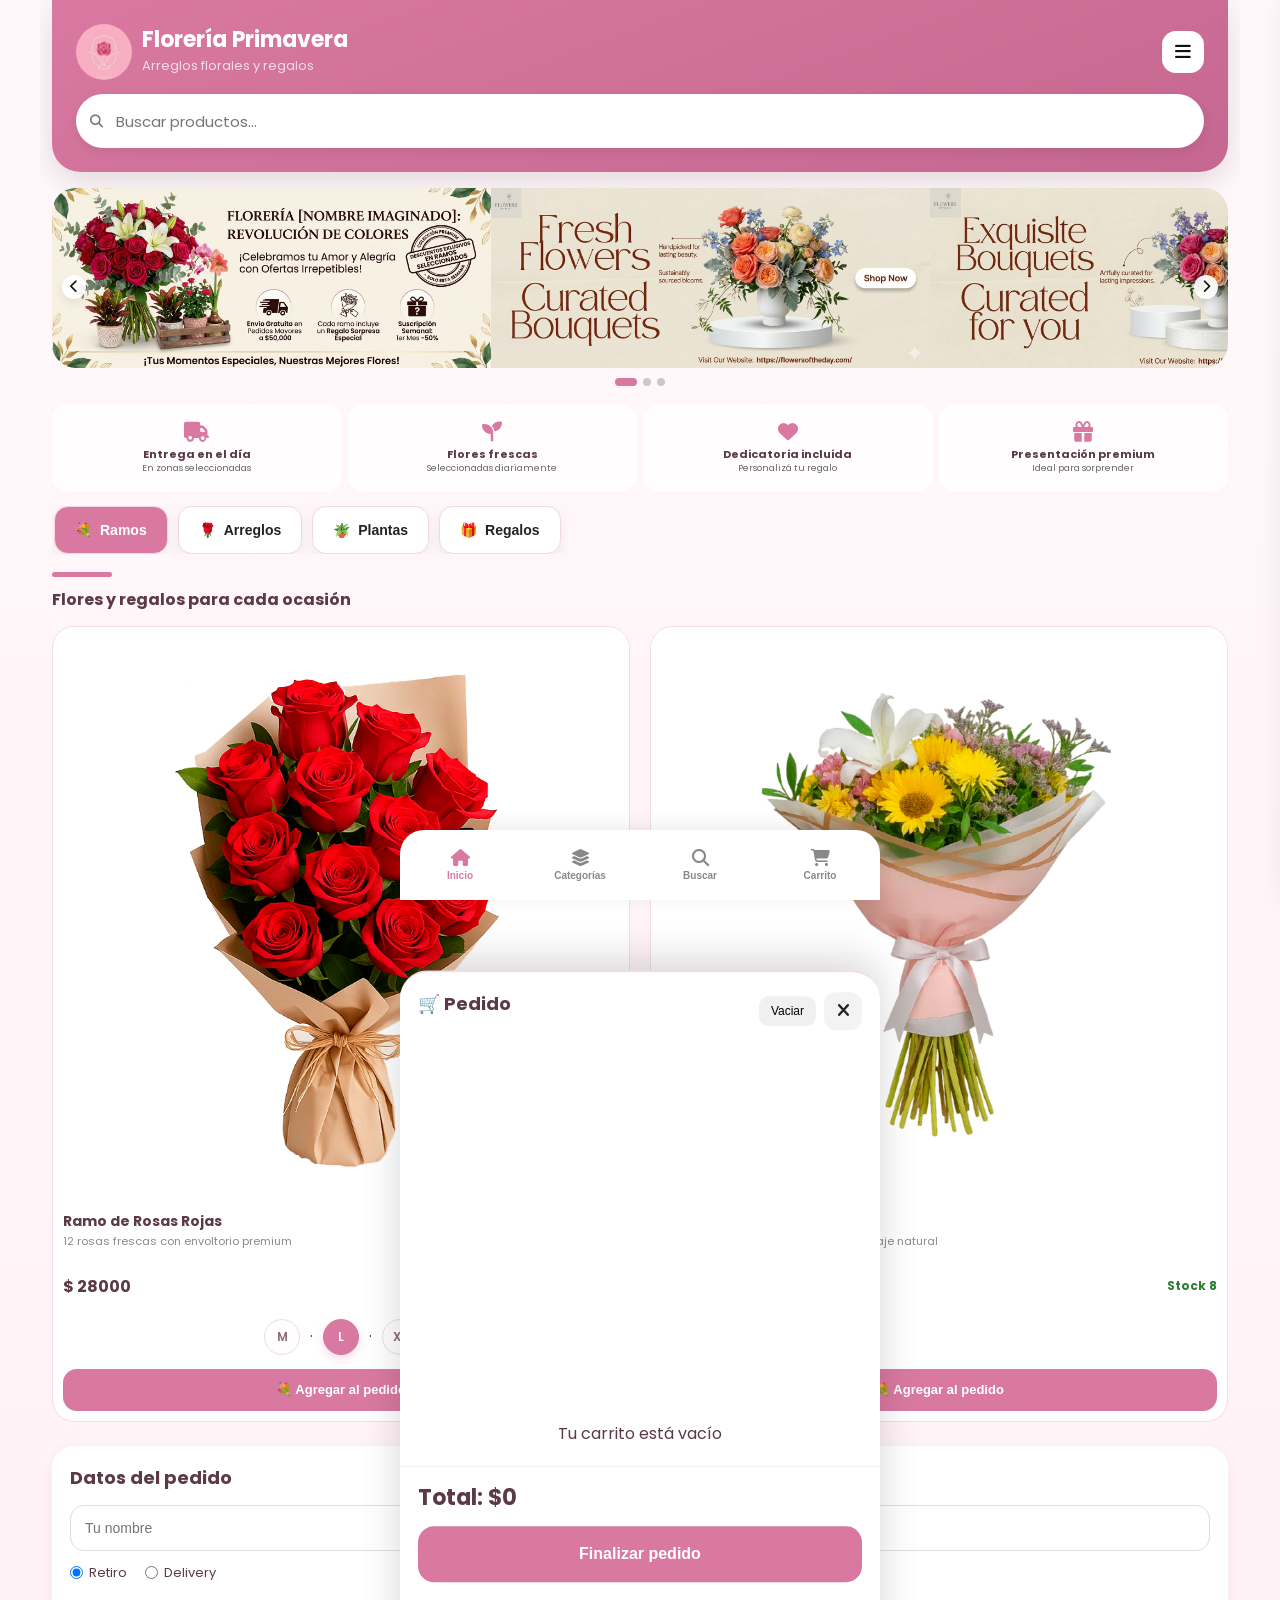
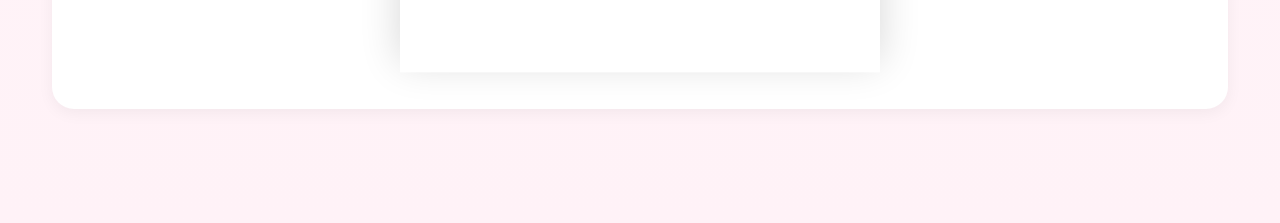
<file: index.html>
<!DOCTYPE html>
<html lang="es">

<head>

  <!-- ========================================
  META
  ======================================== -->

  <meta charset="UTF-8">

  <meta
    name="viewport"
    content="width=device-width, initial-scale=1.0"
  >

  <meta
  name="description"
  content="Arreglos florales, ramos y regalos con pedidos rápidos por WhatsApp."
>

  <meta
    name="theme-color"
    content="#D9204C"
  >

  <!-- OPEN GRAPH -->

  <meta
  property="og:title"
  content="Florería Primavera"
>

  <meta
  property="og:description"
  content="Arreglos florales y regalos para cada ocasión."
>

  <meta
    property="og:image"
    content="img/banners/banner1.jpg"
  >

  <meta
    property="og:type"
    content="website"
  >
  <meta
  property="og:locale"
  content="es_AR"
>

<meta
  property="og:site_name"
  content="Florería Primavera"
>

  <!-- TITLE -->

  <title>
  Florería Primavera
</title>

  <!-- FAVICON -->

  <link
    rel="icon"
    href="img/logo/favicon.png"
  >

  <!-- MANIFEST -->

  <link
    rel="manifest"
    href="manifest.json"
  >

  <!-- PRELOAD -->

  <link
    rel="preload"
    as="image"
    href="img/logo/logo.png"
  >

  <!-- ========================================
  CSS
  ======================================== -->

  <link
    rel="stylesheet"
    href="css/variables.css"
  >

  <link
    rel="stylesheet"
    href="css/style.css"
  >

  <link
    rel="stylesheet"
    href="css/responsive.css"
  >

  <!-- ========================================
  ICONOS
  ======================================== -->

  <link
    rel="stylesheet"
    href="https://cdnjs.cloudflare.com/ajax/libs/font-awesome/6.5.2/css/all.min.css"
  >

  <!-- ========================================
  FUENTES
  ======================================== -->

  <link
    rel="preconnect"
    href="https://fonts.googleapis.com"
  >

  <link
    rel="preconnect"
    href="https://fonts.gstatic.com"
    crossorigin
  >

  <link
    href="https://fonts.googleapis.com/css2?family=Poppins:wght@400;500;600;700&display=swap"
    rel="stylesheet"
  >

</head>

<body>

  <!-- ========================================
  APP
  ======================================== -->

  <div id="app">

    <!-- ========================================
    HEADER
    ======================================== -->

    <header class="header-premium">

      <!-- TOP -->

      <div class="header-top">

        <!-- LOGO -->

        <div class="header-logo">

          <img
            src="img/logo/logo.png"
            alt="Logo del negocio"
            class="logo"
            loading="eager"
          >

          <div class="negocio-info">

            <h1>
  Florería Primavera
</h1>

<p>
  Arreglos florales y regalos
</p>

          </div>

        </div>

        <!-- MENÚ -->

        <button
          id="menu-btn"
          type="button"
          class="menu-btn"
          aria-label="Abrir menú"
        >

          <i class="fa-solid fa-bars"></i>

        </button>

      </div>

      <!-- BUSCADOR -->

      <div class="header-search-full">

        <i class="fa-solid fa-magnifying-glass"></i>

        <input
          type="text"
          id="buscador"
          placeholder="Buscar productos..."
          autocomplete="off"
          enterkeyhint="search"
        >

      </div>

    </header>

    <!-- ========================================
    MENÚ LATERAL
    ======================================== -->

    <aside
      id="menu-lateral"
      class="menu-lateral"
    >

      <div class="menu-header">

        <h3>
          Menú
        </h3>

        <button
          id="cerrar-menu"
          class="cerrar-menu"
          type="button"
          aria-label="Cerrar menú"
        >

          <i class="fa-solid fa-xmark"></i>

        </button>

      </div>

      <nav class="menu-links">

        <a href="index.html">

          <i class="fa-solid fa-house"></i>

          Inicio

        </a>

        <a href="pages/faq.html">

          <i class="fa-solid fa-circle-question"></i>

          Preguntas frecuentes

        </a>

        <a href="pages/contacto.html">

          <i class="fa-solid fa-envelope"></i>

          Contacto

        </a>

      </nav>

    </aside>

    <!-- OVERLAY MENU -->

    <div
      id="overlay-menu"
      class="overlay-menu"
    >
    </div>

    <!-- ========================================
    SLIDER
    ======================================== -->

    <section class="slider-promos">

      <!-- IZQUIERDA -->

      <button
        class="slider-arrow prev"
        type="button"
        aria-label="Banner anterior"
      >

        <i class="fa-solid fa-chevron-left"></i>

      </button>

      <!-- CONTENEDOR -->

      <div class="slider-container">

        <div class="slider-track">

          <img
            src="img/banners/banner1.jpg"
            alt="Banner promocional 1"
            loading="lazy"
          >

          <img
            src="img/banners/banner2.jpg"
            alt="Banner promocional 2"
            loading="lazy"
          >

          <img
            src="img/banners/banner3.jpg"
            alt="Banner promocional 3"
            loading="lazy"
          >

        </div>

      </div>

      <!-- DERECHA -->

      <button
        class="slider-arrow next"
        type="button"
        aria-label="Siguiente banner"
      >

        <i class="fa-solid fa-chevron-right"></i>

      </button>

      <!-- DOTS -->

      <div class="slider-dots">

        <span class="dot active"></span>

        <span class="dot"></span>

        <span class="dot"></span>

      </div>

    </section>


<!-- ========================================
BENEFICIOS
======================================== -->

<section class="beneficios">

  <article class="beneficio-card">

    <div class="beneficio-icon">

      <i class="fa-solid fa-truck"></i>

    </div>

    <div>

      <h4>
        Entrega en el día
      </h4>

      <p>
        En zonas seleccionadas
      </p>

    </div>

  </article>

  <article class="beneficio-card">

    <div class="beneficio-icon">

      <i class="fa-solid fa-seedling"></i>

    </div>

    <div>

      <h4>
        Flores frescas
      </h4>

      <p>
        Seleccionadas diariamente
      </p>

    </div>

  </article>

  <article class="beneficio-card">

    <div class="beneficio-icon">

      <i class="fa-solid fa-heart"></i>

    </div>

    <div>

      <h4>
        Dedicatoria incluida
      </h4>

      <p>
        Personalizá tu regalo
      </p>

    </div>

  </article>

  <article class="beneficio-card">

    <div class="beneficio-icon">

      <i class="fa-solid fa-gift"></i>

    </div>

    <div>

      <h4>
        Presentación premium
      </h4>

      <p>
        Ideal para sorprender
      </p>

    </div>

  </article>

</section>

<!-- ========================================
CATEGORÍAS
======================================== -->

<section
  id="categorias"
  class="categorias categorias-premium categorias-slider"
>
</section>

<!-- ========================================
TÍTULO PRODUCTOS
======================================== -->

<section class="titulo-seccion-productos">

      <div class="titulo-linea"></div>

      <div class="titulo-info">

       <h4 id="titulo-categoria">
  Flores y regalos para cada ocasión
</h4>
      </div>

    </section>

    <!-- ========================================
    PRODUCTOS
    ======================================== -->

    <main id="productos">
    </main>

    <!-- ========================================
    DATOS CLIENTE
    ======================================== -->

    <section id="datos-cliente">

      <h2>
        Datos del pedido
      </h2>

      <!-- NOMBRE -->

      <input
        type="text"
        id="nombre-cliente"
        placeholder="Tu nombre"
        autocomplete="name"
      >

      <!-- ENTREGA -->

      <div class="opciones-entrega">

        <label>

          <input
            type="radio"
            name="tipo-entrega"
            value="retiro"
            checked
          >

          Retiro

        </label>

        <label>

          <input
            type="radio"
            name="tipo-entrega"
            value="delivery"
          >

          Delivery

        </label>

      </div>

      <!-- DIRECCIÓN -->

      <div
  id="contenedor-direccion"
  class="direccion-oculta"
>

  <select
    id="localidad-cliente"
  >

    <option value="">
      Seleccionar localidad
    </option>

  </select>

  <input
    type="text"
    id="direccion-cliente"
    placeholder="Dirección de entrega"
    autocomplete="street-address"
  >

  <div id="info-envio">

    <strong>

      Envío:
      <span id="costo-envio">
        $0
      </span>

    </strong>

  </div>

</div>

  <!-- ========================================
  OVERLAY CARRITO
  ======================================== -->

  <div
    id="overlay-carrito"
    class="overlay-carrito"
  >
  </div>

  <!-- ========================================
  CARRITO
  ======================================== -->

  <section
    id="seccion-carrito"
    class="carrito-panel"
  >

    <!-- HEADER -->

    <div class="carrito-header">

      <h2>
        🛒 Pedido
      </h2>

      <div class="carrito-header-actions">

        <button
          id="btn-vaciar"
          type="button"
        >

          Vaciar

        </button>

        <button
          id="cerrar-carrito"
          type="button"
          class="cerrar-carrito"
          aria-label="Cerrar carrito"
        >

          <i class="fa-solid fa-xmark"></i>

        </button>

      </div>

    </div>

    <!-- LISTA -->

    <ul id="lista-carrito">
    </ul>

    <!-- VACÍO -->

    <p id="carrito-vacio">

      Tu carrito está vacío

    </p>

    <!-- FOOTER -->

    <div class="carrito-footer">

      <h3 id="total-carrito">

        Total: $0

      </h3>

      <button
        id="btn-finalizar"
        type="button"
      >

        Finalizar pedido

      </button>

    </div>

  </section>

  <!-- ========================================
  FOOTER
  ======================================== -->

  <footer class="footer">

    <div class="footer-links">

      <a href="index.html">
        Inicio
      </a>

      <a href="pages/faq.html">
        FAQ
      </a>

      <a href="pages/contacto.html">
        Contacto
      </a>

    </div>

    <p id="footer-copyright">
  © 2026
</p>

  </footer>

  <!-- ========================================
  BARRA FLOTANTE
  ======================================== -->

  <div
    id="barra-flotante"
    class="barra-flotante"
  >

    <div class="barra-info">

      <span id="barra-cantidad">

        0 productos

      </span>

      <strong id="barra-total">

        Total: $0

      </strong>

    </div>

    <button
      id="barra-ver-carrito"
      type="button"
    >

      Ver carrito

    </button>

  </div>

  <!-- ========================================
  NAVBAR
  ======================================== -->

  <nav class="bottom-nav">

    <!-- INICIO -->

    <button
      class="bottom-btn activo"
      type="button"
    >

      <i class="fa-solid fa-house"></i>

      <span>
        Inicio
      </span>

    </button>

    <!-- CATEGORÍAS -->

    <button
      class="bottom-btn"
      id="btn-categorias-nav"
      type="button"
    >

      <i class="fa-solid fa-layer-group"></i>

      <span>
        Categorías
      </span>

    </button>

    <!-- BUSCAR -->

    <button
      class="bottom-btn"
      id="btn-buscar-nav"
      type="button"
    >

      <i class="fa-solid fa-magnifying-glass"></i>

      <span>
        Buscar
      </span>

    </button>

    <!-- CARRITO -->

    <button
      class="bottom-btn bottom-cart"
      id="bottom-cart-btn"
      type="button"
    >

      <div class="bottom-cart-icon">

        <i class="fa-solid fa-cart-shopping"></i>

        <span
          id="contador-bottom"
          class="contador-bottom"
        >
          0
        </span>

      </div>

      <span>
        Carrito
      </span>

    </button>

  </nav>

  <!-- ========================================
  SCRIPTS
  ======================================== -->

  <script
    src="config/config.js"
    defer
  ></script>

  <script
    src="js/productos.js"
    defer
  ></script>

  <script
    src="js/categorias.js"
    defer
  ></script>

  <script
   src="js/envios.js" 
   defer
   ></script>

  <script
    src="js/carrito.js"
    defer
  ></script>

  <script
    src="js/stock.js"
    defer
  ></script>

  <script
    src="js/whatsapp.js"
    defer
  ></script>

  <script
    src="js/app.js"
    defer
  ></script>

</body>

</html>
</file>
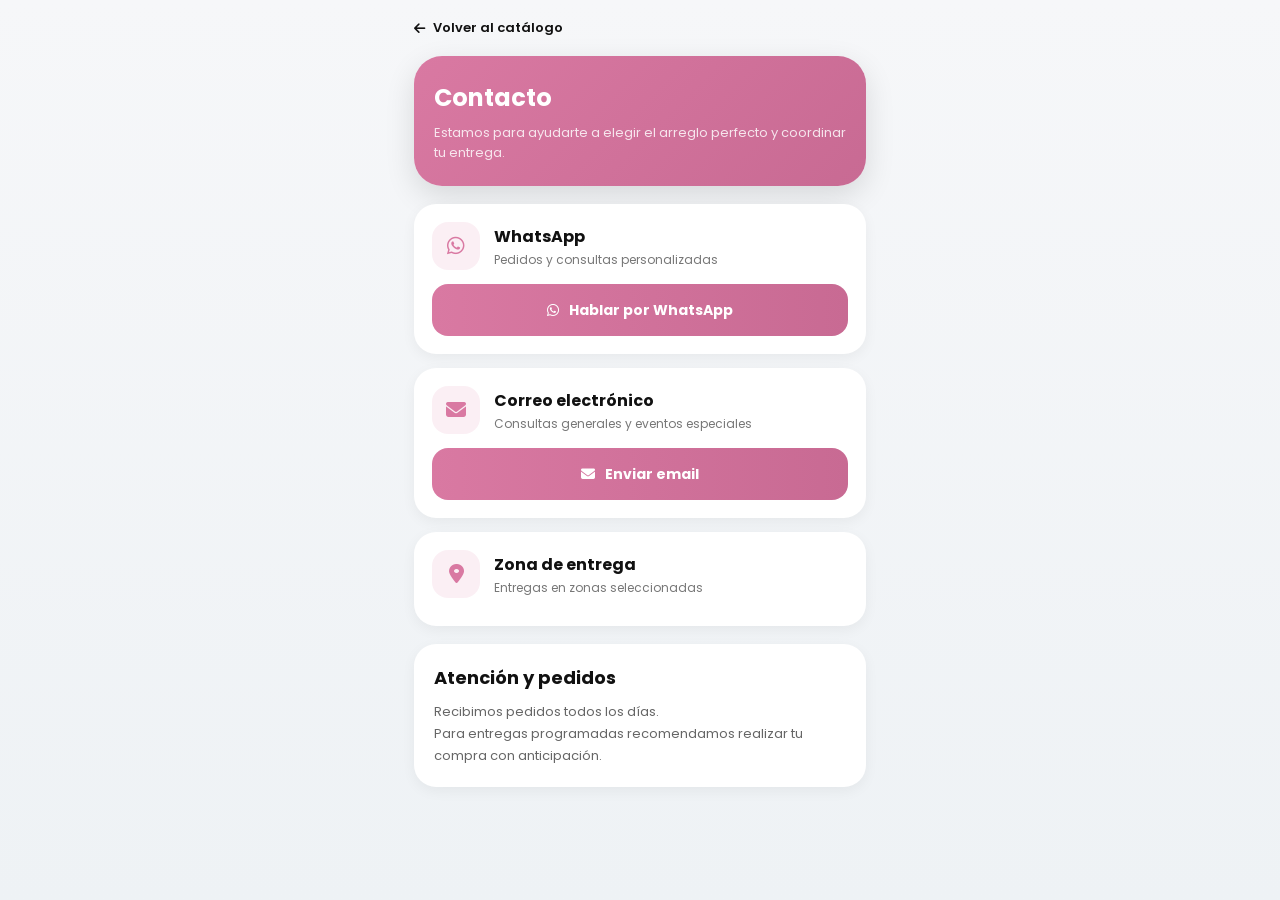
<file: pages/contacto.html>
<!DOCTYPE html>
<html lang="es">

<head>

  <meta charset="UTF-8">

  <meta
    name="viewport"
    content="width=device-width, initial-scale=1.0"
  >

  <title>
    Contacto | Distribuidora Central
  </title>

  <!-- CSS -->

  <link
    rel="stylesheet"
    href="../css/variables.css"
  >

  <link
    rel="stylesheet"
    href="../css/style.css"
  >

  <!-- ICONOS -->

  <link
    rel="stylesheet"
    href="https://cdnjs.cloudflare.com/ajax/libs/font-awesome/6.5.2/css/all.min.css"
  >

  <!-- FUENTE -->

  <link
    rel="preconnect"
    href="https://fonts.googleapis.com"
  >

  <link
    rel="preconnect"
    href="https://fonts.gstatic.com"
    crossorigin
  >

  <link
    href="https://fonts.googleapis.com/css2?family=Poppins:wght@400;500;600;700&display=swap"
    rel="stylesheet"
  >

  <style>

    body{

      font-family:'Poppins',sans-serif;

      background:
        linear-gradient(
          180deg,
          #f6f7f9,
          #eef2f5
        );

      color:#111;

      padding-bottom:40px;

    }

    .contacto-container{

      width:100%;

      max-width:480px;

      margin:auto;

      padding:18px 14px;

    }

    /* ======================================== */
    /* BACK */
    /* ======================================== */

    .btn-back{

      display:flex;

      align-items:center;

      gap:8px;

      margin-bottom:18px;

      text-decoration:none;

      color:#111;

      font-size:13px;

      font-weight:600;

    }

    /* ======================================== */
    /* HEADER */
    /* ======================================== */

    .contacto-header{

      background:
  linear-gradient(
    135deg,
    #D979A2,
    #C86A93
  );
      border-radius:28px;

      padding:24px 20px;

      color:white;

      margin-bottom:18px;

      box-shadow:
        0 10px 30px rgba(0,0,0,0.12);

    }

    .contacto-header h1{

      font-size:24px;

      margin-bottom:8px;

    }

    .contacto-header p{

      font-size:13px;

      line-height:1.5;

      color:
        rgba(255,255,255,0.82);

    }

    /* ======================================== */
    /* CARDS */
    /* ======================================== */

    .contacto-card{

      background:white;

      border-radius:22px;

      padding:18px;

      margin-bottom:14px;

      box-shadow:
        0 4px 14px rgba(0,0,0,0.05);

    }

    .contacto-top{

      display:flex;

      align-items:center;

      gap:14px;

      margin-bottom:10px;

    }

    .contacto-icon{

      width:48px;
      height:48px;

      border-radius:16px;

      background:
          rgba(217,121,162,0.12);

      display:flex;

      align-items:center;

      justify-content:center;

  color:#D979A2;

      font-size:20px;

      flex-shrink:0;

    }

    .contacto-info h3{

      font-size:16px;

      margin-bottom:2px;

    }

    .contacto-info p{

      font-size:12px;

      color:#777;

    }

    /* ======================================== */
    /* BUTTON */
    /* ======================================== */

    .contacto-btn{

      width:100%;

      min-height:52px;

      border-radius:16px;

     background:
  linear-gradient(
    90deg,
    #D979A2,
    #C86A93
  );
      color:white;

      display:flex;

      align-items:center;

      justify-content:center;

      gap:10px;

      text-decoration:none;

      font-weight:700;

      font-size:14px;

      margin-top:14px;

    }

    /* ======================================== */
    /* INFO EXTRA */
    /* ======================================== */

    .extra-info{

      background:white;

      border-radius:22px;

      padding:20px;

      margin-top:18px;

      box-shadow:
        0 4px 14px rgba(0,0,0,0.05);

    }

    .extra-info h3{

      font-size:18px;

      margin-bottom:10px;

    }

    .extra-info p{

      font-size:13px;

      line-height:1.7;

      color:#666;

    }

  </style>

</head>

<body>

  <div class="contacto-container">

    <!-- VOLVER -->

    <a
      href="../index.html"
      class="btn-back"
    >

      <i class="fa-solid fa-arrow-left"></i>

      Volver al catálogo

    </a>

    <!-- HEADER -->

<section class="contacto-header">

  <h1>
    Contacto
  </h1>

  <p>
    Estamos para ayudarte a elegir el arreglo perfecto y coordinar tu entrega.
  </p>

</section>
    <!-- WHATSAPP -->

<div class="contacto-card">

  <div class="contacto-top">

    <div class="contacto-icon">

      <i class="fa-brands fa-whatsapp"></i>

    </div>

    <div class="contacto-info">

      <h3>
        WhatsApp
      </h3>

      <p>
        Pedidos y consultas personalizadas
      </p>

    </div>

  </div>

  <a
    href="https://wa.me/5491138599611"
    target="_blank"
    class="contacto-btn"
  >

    <i class="fa-brands fa-whatsapp"></i>

    Hablar por WhatsApp

  </a>

</div>
    <!-- EMAIL -->

<div class="contacto-card">

  <div class="contacto-top">

    <div class="contacto-icon">

      <i class="fa-solid fa-envelope"></i>

    </div>

    <div class="contacto-info">

      <h3>
        Correo electrónico
      </h3>

      <p>
        Consultas generales y eventos especiales
      </p>

    </div>

  </div>

  <a
    href="mailto:contacto@floreria.com"
    class="contacto-btn"
  >

    <i class="fa-solid fa-envelope"></i>

    Enviar email

  </a>

</div>

   <!-- UBICACIÓN -->

<div class="contacto-card">

  <div class="contacto-top">

    <div class="contacto-icon">

      <i class="fa-solid fa-location-dot"></i>

    </div>

    <div class="contacto-info">

      <h3>
        Zona de entrega
      </h3>

      <p>
        Entregas en zonas seleccionadas
      </p>

    </div>

  </div>

</div>
   <!-- INFO -->

<section class="extra-info">

  <h3>
    Atención y pedidos
  </h3>

  <p>
    Recibimos pedidos todos los días.<br>
    Para entregas programadas recomendamos realizar tu compra con anticipación.
  </p>

</section>

  </div>

</body>

</html>
</file>
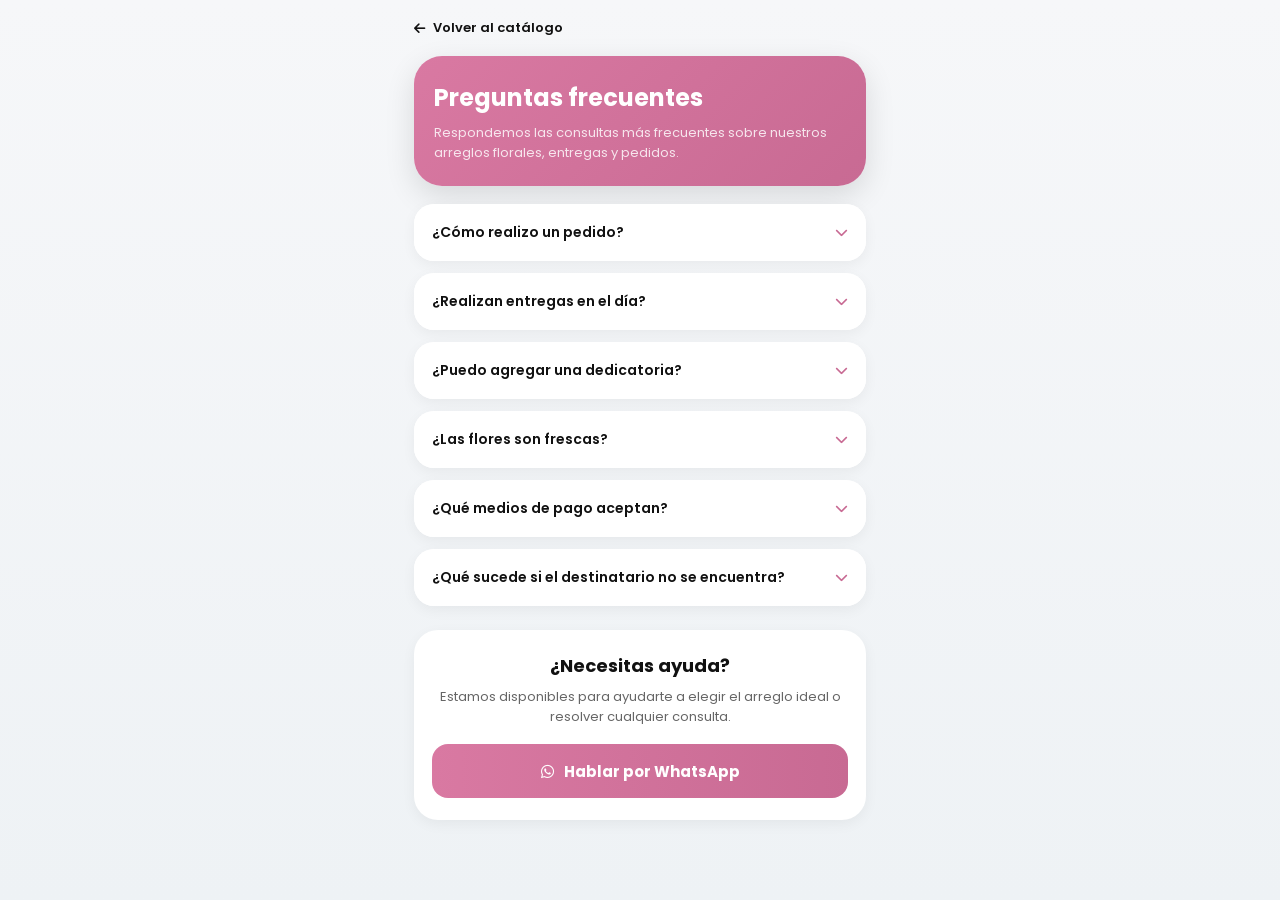
<file: pages/faq.html>
<!DOCTYPE html>
<html lang="es">

<head>

  <meta charset="UTF-8">

  <meta
    name="viewport"
    content="width=device-width, initial-scale=1.0"
  >

  <title>
    FAQ | Distribuidora Central
  </title>

  <!-- CSS -->

  <link
    rel="stylesheet"
    href="../css/variables.css"
  >

  <link
    rel="stylesheet"
    href="../css/style.css"
  >

  <!-- ICONOS -->

  <link
    rel="stylesheet"
    href="https://cdnjs.cloudflare.com/ajax/libs/font-awesome/6.5.2/css/all.min.css"
  >

  <!-- FUENTE -->

  <link
    rel="preconnect"
    href="https://fonts.googleapis.com"
  >

  <link
    rel="preconnect"
    href="https://fonts.gstatic.com"
    crossorigin
  >

  <link
    href="https://fonts.googleapis.com/css2?family=Poppins:wght@400;500;600;700&display=swap"
    rel="stylesheet"
  >

  <style>

    body{

      font-family:'Poppins',sans-serif;

      background:
        linear-gradient(
          180deg,
          #f6f7f9,
          #eef2f5
        );

      color:#111;

      padding-bottom:40px;

    }

    .faq-container{

      width:100%;

      max-width:480px;

      margin:auto;

      padding:18px 14px;

    }

    /* ======================================== */
    /* HEADER */
    /* ======================================== */

    .faq-header{

      background:
  linear-gradient(
    135deg,
    #D979A2,
    #C86A93
  );

      border-radius:28px;

      padding:24px 20px;

      color:white;

      margin-bottom:18px;

      box-shadow:
        0 10px 30px rgba(0,0,0,0.12);

    }

    .faq-header h1{

      font-size:24px;

      margin-bottom:8px;

    }

    .faq-header p{

      font-size:13px;

      line-height:1.5;

      color:
        rgba(255,255,255,0.82);

    }

    /* ======================================== */
    /* FAQ ITEM */
    /* ======================================== */

    .faq-item{

      background:white;

      border-radius:20px;

      margin-bottom:12px;

      overflow:hidden;

      box-shadow:
        0 4px 14px rgba(0,0,0,0.05);

    }

    .faq-question{

      width:100%;

      border:none;

      background:white;

      padding:18px;

      display:flex;

      align-items:center;

      justify-content:space-between;

      gap:12px;

      cursor:pointer;

      font-family:'Poppins',sans-serif;

      font-size:14px;

      font-weight:600;

      text-align:left;

      color:#111;

    }

    .faq-question i{

      transition:0.25s ease;

      color:  #C86A93;

      font-size:13px;

    }

    .faq-item.active .faq-question i{

      transform:rotate(180deg);

    }

    /* ======================================== */
    /* ANSWER */
    /* ======================================== */

    .faq-answer{

      max-height:0;

      overflow:hidden;

      transition:
        max-height 0.3s ease;

    }

    .faq-answer p{

      padding:
        0
        18px
        18px;

      font-size:13px;

      line-height:1.6;

      color:#666;

    }

    .faq-item.active .faq-answer{

      max-height:300px;

    }

    /* ======================================== */
    /* WHATSAPP */
    /* ======================================== */

    .faq-whatsapp{

      margin-top:24px;

      background:white;

      border-radius:24px;

      padding:22px 18px;

      text-align:center;

      box-shadow:
        0 4px 14px rgba(0,0,0,0.05);

    }

    .faq-whatsapp h3{

      font-size:18px;

      margin-bottom:8px;

    }

    .faq-whatsapp p{

      font-size:13px;

      color:#666;

      margin-bottom:18px;

      line-height:1.5;

    }

    .faq-whatsapp a{

      width:100%;

      min-height:54px;

      border-radius:16px;

      background:
  linear-gradient(
    90deg,
    #D979A2,
    #C86A93
  );
      color:white;

      display:flex;

      align-items:center;

      justify-content:center;

      gap:10px;

      text-decoration:none;

      font-weight:700;

      font-size:15px;

    }

    /* ======================================== */
    /* BACK */
    /* ======================================== */

    .btn-back{

      display:flex;

      align-items:center;

      gap:8px;

      margin-bottom:18px;

      text-decoration:none;

      color:#111;

      font-size:13px;

      font-weight:600;

    }

  </style>

</head>

<body>

  <div class="faq-container">

    <!-- VOLVER -->

    <a
      href="../index.html"
      class="btn-back"
    >

      <i class="fa-solid fa-arrow-left"></i>

      Volver al catálogo

    </a>

    <!-- HEADER -->

<section class="faq-header">

  <h1>
    Preguntas frecuentes
  </h1>

  <p>
    Respondemos las consultas más frecuentes sobre nuestros arreglos florales, entregas y pedidos.
  </p>

</section>

<!-- FAQ -->

<div class="faq-item">

  <button class="faq-question">

    ¿Cómo realizo un pedido?

    <i class="fa-solid fa-chevron-down"></i>

  </button>

  <div class="faq-answer">

    <p>
      Elige los productos que más te gusten, agrégalos al carrito y presiona "Finalizar pedido". Recibirás tu pedido por WhatsApp para coordinar los detalles.
    </p>

  </div>

</div>

<!-- ======================================== -->

<div class="faq-item">

  <button class="faq-question">

    ¿Realizan entregas en el día?

    <i class="fa-solid fa-chevron-down"></i>

  </button>

  <div class="faq-answer">

    <p>
      Sí. Realizamos entregas en el día en zonas seleccionadas, sujetas a disponibilidad y horario de compra.
    </p>

  </div>

</div>

<!-- ======================================== -->

<div class="faq-item">

  <button class="faq-question">

    ¿Puedo agregar una dedicatoria?

    <i class="fa-solid fa-chevron-down"></i>

  </button>

  <div class="faq-answer">

    <p>
      Sí. Puedes indicarnos el mensaje que deseas incluir junto al arreglo floral y lo prepararemos especialmente para tu pedido.
    </p>

  </div>

</div>

<!-- ======================================== -->

<div class="faq-item">

  <button class="faq-question">

    ¿Las flores son frescas?

    <i class="fa-solid fa-chevron-down"></i>

  </button>

  <div class="faq-answer">

    <p>
      Trabajamos con flores seleccionadas diariamente para garantizar frescura, presentación y calidad en cada entrega.
    </p>

  </div>

</div>

<!-- ======================================== -->

<div class="faq-item">

  <button class="faq-question">

    ¿Qué medios de pago aceptan?

    <i class="fa-solid fa-chevron-down"></i>

  </button>

  <div class="faq-answer">

    <p>
      Aceptamos transferencias bancarias, efectivo y billeteras virtuales.
    </p>

  </div>

</div>

<!-- ======================================== -->

<div class="faq-item">

  <button class="faq-question">

    ¿Qué sucede si el destinatario no se encuentra?

    <i class="fa-solid fa-chevron-down"></i>

  </button>

  <div class="faq-answer">

    <p>
      Nos comunicaremos para coordinar una nueva entrega o acordar una alternativa de recepción.
    </p>

  </div>

</div>

<!-- WHATSAPP -->

<section class="faq-whatsapp">

  <h3>
    ¿Necesitas ayuda?
  </h3>

  <p>
    Estamos disponibles para ayudarte a elegir el arreglo ideal o resolver cualquier consulta.
  </p>

  <a
    href="https://wa.me/5491138599611"
    target="_blank"
  >

    <i class="fa-brands fa-whatsapp"></i>

    Hablar por WhatsApp

  </a>

</section>
  <!-- SCRIPT -->

  <script>

    const faqItems =
      document.querySelectorAll(".faq-item");

    faqItems.forEach(item => {

      const button =
        item.querySelector(".faq-question");

      button.addEventListener("click", () => {

        item.classList.toggle("active");

      });

    });

  </script>

</body>

</html>
</file>
<file: css/variables.css>
:root {

  /* ========================================
     IDENTIDAD DE MARCA
  ======================================== */

  --color-principal: #24582d;
  --color-principal-hover: #16411c;

  --color-secundario: #F8F7F5;

  /* ========================================
     SUPERFICIES Y FONDOS
  ======================================== */

  --color-fondo: #F4F5F7;

  --color-surface: #FFFFFF;

  --color-overlay: rgba(0, 0, 0, 0.45);

  /* ========================================
     TIPOGRAFÍA
  ======================================== */

  --color-texto: #222222;

  --color-texto-soft: #666666;

  --color-texto-invertido: #FFFFFF;

  /* ========================================
     BORDES
  ======================================== */

  --color-borde: #E5E5E5;

  --color-borde-hover: #DADADA;

  /* ========================================
     ESTADOS
  ======================================== */

  --color-stock: #080403;

  --color-sin-stock: #C62828;

  --color-exito:#2E7D32;

  --color-advertencia:#F57C00;

  --color-error: #C62828;

  /* ========================================
     TIPOGRAFÍA
  ======================================== */

  --font-principal:
    "Poppins",
    sans-serif;

  --text-xs: 12px;

  --text-sm: 14px;

  --text-md: 16px;

  --text-lg: 18px;

  --text-xl: 24px;

  --text-xxl: 32px;

  --line-height: 1.4;

  /* ========================================
     ESPACIADOS
  ======================================== */

  --space-1: 4px;

  --space-2: 8px;

  --space-3: 12px;

  --space-4: 16px;

  --space-5: 20px;

  --space-6: 24px;

  --space-7: 32px;

  --space-8: 40px;

  --space-9: 48px;

  /* ========================================
     BORDES REDONDEADOS
  ======================================== */

  --radius-sm: 10px;

  --radius-md: 16px;

  --radius-lg: 22px;

  --radius-xl: 28px;

  --radius-full: 999px;

  /* ========================================
     SOMBRAS
  ======================================== */

  --shadow-soft:
    0 4px 12px rgba(
      0,
      0,
      0,
      0.08
    );

  --shadow-hover:
    0 8px 18px rgba(
      0,
      0,
      0,
      0.12
    );

  --shadow-floating:
    0 10px 30px rgba(
      0,
      0,
      0,
      0.18
    );

  /* ========================================
     TRANSICIONES
  ======================================== */

  --transition-fast:
    0.15s ease;

  --transition:
    0.25s ease;

  --transition-slow:
    0.4s ease;

  /* ========================================
     LAYOUT
  ======================================== */

  --container-width: 1200px;

  --navbar-height: 72px;

  --bottom-nav-height: 72px;

  --header-height: auto;

  /* ========================================
     Z-INDEX
  ======================================== */

  --z-header: 100;

  --z-overlay: 900;

  --z-menu: 950;

  --z-cart: 960;

  --z-floating: 970;

  --z-modal: 999;

}
</file>
<file: css/style.css>
/* ========================================
RESET
======================================== */

*{
  margin:0;
  padding:0;
  box-sizing:border-box;
}

/* ========================================
ROOT
======================================== */

html{
  scroll-behavior:smooth;
}

/* ========================================
BODY
======================================== */
  body{

  font-family:
    'Poppins',
    sans-serif;

   background:
    linear-gradient(
      180deg,
      #FFF8FB,
      #FFF2F7
    );

  color:
    var(--color-texto);

  overflow-x:hidden;

  padding-bottom:90px;

  min-height:100vh;

}

/* ========================================
APP
======================================== */

#app{

  width:100%;

  max-width:480px;

  margin:0 auto;

  overflow-x:hidden;

  padding:
    0
    12px
    24px;

}

/* ========================================
HEADER
======================================== */

.header-premium{

  background:
  linear-gradient(
    160deg,
    #D979A2,
    #C56790
  );

  padding:16px;

  border-bottom-left-radius:28px;
  border-bottom-right-radius:28px;

  margin-bottom:16px;

  box-shadow:
    0 10px 30px rgba(
      0,
      0,
      0,
      0.12
    );

}

/* ========================================
TOP HEADER
======================================== */

.header-top{

  display:flex;

  align-items:center;

  justify-content:space-between;

  gap:12px;

  margin-bottom:14px;

}

/* ========================================
LOGO
======================================== */

.header-logo{

  display:flex;

  align-items:center;

  gap:10px;

  min-width:0;

}

.logo{

   width:56px;
  height:56px;

  border-radius:50%;

  object-fit:cover;

  background:white;

  flex-shrink:0;

}

.negocio-info{

  min-width:0;

}

.negocio-info h1{

  color:white;

  font-size:16px;

  line-height:1.1;

  font-weight:700;

  white-space:nowrap;

  overflow:hidden;

  text-overflow:ellipsis;

}

.negocio-info p{

  color:
    rgba(255,255,255,0.75);

  font-size:11px;

  margin-top:3px;

}

/* ========================================
BUSCADOR
======================================== */

.header-search-full{

  position:relative;

  width:100%;

}

.header-search-full i{

  position:absolute;

  left:14px;

  top:50%;

  transform:
    translateY(-50%);

  color:#777;

  font-size:13px;

}

#buscador{

  width:100%;

  height:48px;

  border:none;

  outline:none;

  border-radius:999px;

  background:white;

  padding:0 18px 0 40px;

  font-size:13px;

  font-family:'Poppins',sans-serif;

  box-shadow:
    0 4px 12px rgba(0,0,0,0.08);

}

/* ========================================
CARRITO
======================================== */

.cart-btn{

  width:46px;
  height:46px;

  border:none;

  border-radius:50%;

  background:
    linear-gradient(
      180deg,
      #2c9e4e,
      #1b8024
    );

  color:white;

  position:relative;

  cursor:pointer;

  font-size:16px;

  flex-shrink:0;

  box-shadow:
    0 6px 18px rgba(49, 124, 74, 0.35);

}

#contador-carrito{

  position:absolute;

  top:-4px;
  right:-4px;

  width:18px;
  height:18px;

  border-radius:50%;

 background:var(--color-surface);

color:var(--color-principal);
  font-size:10px;

  font-weight:700;

  display:flex;

  align-items:center;

  justify-content:center;

}

/* ========================================
CATEGORÍAS
======================================== */

.categorias-premium{

  display:flex;

  gap:10px;

  overflow-x:auto;

  scrollbar-width:none;

  padding-bottom:4px;

}

.categorias-premium::-webkit-scrollbar{

  display:none;

}

/* ========================================
CATEGORÍAS DEBAJO DEL SLIDER
======================================== */

.categorias-slider{

  margin-bottom:18px;

  padding:0 2px;

}

.categorias-premium button{

  border:1px solid #F1D8E3;

  background:white;

  min-height:42px;

  padding:0 16px;

  border-radius:14px;

  font-size:12px;

  font-weight:600;

  white-space:nowrap;

  display:flex;

  align-items:center;

  gap:8px;

  color:#222;

  cursor:pointer;

  flex-shrink:0;

  box-shadow:
    0 4px 14px rgba(0,0,0,0.06);

}

.categoria-activa{
  background:var(--color-principal) !important;
  color:var(--color-texto-invertido) !important;
}


/* ========================================
BENEFICIOS
======================================== */

.beneficios{

  display:grid;

  grid-template-columns:
    repeat(4,1fr);

  gap:6px;

  margin-bottom:14px;

}

.beneficio-card{

  background:#FFFDFE;

  border-radius:16px;

  padding:10px 6px;

  text-align:center;

  display:flex;

  flex-direction:column;

  align-items:center;

  justify-content:center;

  min-height:88px;

}

/* ========================================
ICONO
======================================== */

.beneficio-icon{

  display:flex;

  align-items:center;

  justify-content:center;

  margin-bottom:6px;

  color:var(--color-principal);

  font-size:20px;

}

/* ========================================
TEXTO
======================================== */

.beneficio-card h4{

  font-size:11px;

  line-height:1.2;

  font-weight:700;

  color:var(--color-texto);

  margin-bottom:2px;

}

.beneficio-card p{

  font-size:9px;

  line-height:1.2;

  color:var(--color-texto-soft);

}
/* ========================================
TÍTULO SECCIÓN PRODUCTOS
======================================== */

.titulo-seccion-productos{

  margin-bottom:14px;

}

.titulo-linea{

  width:60px;

  height:5px;
  


  border-radius:999px;

  background:
   linear-gradient(
  90deg,
  var(--color-principal),
  var(--color-principal-hover)
);

  margin-bottom:10px;

}

.titulo-info h2{

  font-size:24px;

  font-weight:700;

   color:var(--color-texto);

  margin-bottom:2px;

  line-height:1;

}

.titulo-info p{

  font-size:13px;

   color:var(--color-texto-soft);

}

/* ========================================
PRODUCTOS
======================================== */

#productos{

  display:grid;

  grid-template-columns:
    repeat(2,1fr);

  gap:12px;

}

/* ========================================
CARD PRODUCTO
======================================== */

.card-producto{

  background:#FFFFFF;

  border:1px solid #F3DDE6;

  border-radius:22px;

  overflow:hidden;

  box-shadow:
    0 4px 16px rgba(255, 255, 255, 0.06);

display:flex;

  flex-direction:column;

  height:100%;

}

.card-producto:hover{

  transform:
    translateY(-2px);

}

/* ========================================
IMAGEN
======================================== */

.img-producto{

  width:100%;

  aspect-ratio:1/1;

  object-fit:contain;

  object-position:center;

  background:#fff;

  padding:10px;

}
/* ========================================
CONTENIDO
======================================== */

.contenido-producto{

  padding:10px;

  display:flex;

  flex-direction:column;

  flex:1;

}

.top-producto{

  flex:1;

}

/* ========================================
NOMBRE
======================================== */

.info-producto h3{

  font-size:14px;

  line-height:1.2;

  font-weight:700;

   color:var(--color-texto);

  margin-bottom:4px;

}

/* ========================================
DESCRIPCIÓN
======================================== */

.descripcion{

  font-size:11px;

  color:#8a8a8a;

  line-height:1.3;

  margin-bottom:10px;

  min-height:30px;

}

/* ========================================
PRECIO Y STOCK
======================================== */

.precio-stock{

  display:flex;

  justify-content:space-between;

  align-items:center;

  margin-bottom:10px;

  gap:8px;

}

.precio{

  font-size:16px;

  font-weight:700;

  color:var(--color-texto);


}

.stock{

  font-size:12px;

  color:var(--color-exito);

  font-weight:700;

  white-space:nowrap;

}

/* ========================================
BOTÓN PRODUCTO
======================================== */

.card-producto button{

  width:100%;

  height:42px;

  border:none;

  border-radius:14px;

  background:
    linear-gradient(
  90deg,
  var(--color-principal),
  var(--color-principal-hover)
);

  color:white;

  font-size:13px;

  font-weight:600;

  cursor:pointer;

  margin-top:auto;

}

/* ========================================
DATOS CLIENTE
======================================== */

#datos-cliente{

  margin-top:24px;

  background:white;

  padding:18px;

  border-radius:22px;

  box-shadow:
    0 4px 16px rgba(0,0,0,0.05);

}

#datos-cliente h2{

  font-size:18px;

  margin-bottom:14px;

}

#datos-cliente input[type="text"]{

  width:100%;

  padding:14px;

  border:1px solid #ddd;

  border-radius:14px;

  margin-bottom:12px;

  font-size:14px;

  outline:none;

}

/* ========================================
ENTREGA
======================================== */

.opciones-entrega{

  display:flex;

  gap:18px;

  margin-bottom:12px;

}

.opciones-entrega label{

  display:flex;

  align-items:center;

  gap:6px;

  font-size:13px;

}

/* ========================================
OVERLAY
======================================== */

.overlay-carrito{

  position:fixed;

  inset:0;

  background:
    rgba(0,0,0,0.35);

  backdrop-filter:
    blur(3px);

  opacity:0;

  pointer-events:none;

  transition:0.3s ease;

  z-index:998;

}

.overlay-activo{

  opacity:1;

  pointer-events:auto;

}

/* ========================================
PANEL CARRITO
======================================== */

.carrito-panel{

  position:fixed;

  left:50%;
  bottom:0;

  transform:
    translateX(-50%)
    translateY(110%);

  width:100%;

  max-width:480px;

  height:78vh;

  background:white;

  border-top-left-radius:28px;
  border-top-right-radius:28px;

  z-index:999;

  transition:
    transform 0.35s ease;

  box-shadow:
    0 -10px 40px rgba(0,0,0,0.16);

  display:flex;

  flex-direction:column;

  overflow:hidden;

  border-top:
  2px solid #F3DDE6;

}

.carrito-abierto{

  transform:
    translateX(-50%)
    translateY(0) !important;

}

/* ========================================
HEADER CARRITO
======================================== */

.carrito-header{

  display:flex;

  justify-content:space-between;

  align-items:center;

  padding:18px;

}

.carrito-header h2{

  font-size:18px;

}

#btn-vaciar{

  border:none;

  background:#f0f0f0;

  padding:8px 12px;

  border-radius:10px;

  font-size:12px;

  cursor:pointer;

}

/* ========================================
HEADER ACTIONS
======================================== */

.carrito-header-actions{

  display:flex;

  align-items:center;

  gap:8px;

}

/* ========================================
CERRAR CARRITO
======================================== */

.cerrar-carrito{

  width:38px;
  height:38px;

  border:none;

  border-radius:12px;

  background:#f3f3f3;

  color:#222;

  font-size:18px;

  cursor:pointer;

  display:flex;

  align-items:center;

  justify-content:center;

  transition:0.2s ease;

}

.cerrar-carrito:hover{

  background:#e9e9e9;

}

/* ========================================
LISTA CARRITO
======================================== */

#lista-carrito{

  list-style:none;

  padding:0 18px;

  overflow-y:auto;

  flex:1;

}

/* ========================================
ITEM CARRITO
======================================== */

.item-carrito{

  display:flex;

  gap:12px;

  align-items:center;

  background:#f8f9fb;

  border-radius:16px;

  padding:10px;

  margin-bottom:12px;

}

.item-carrito img{

  width:60px;
  height:60px;

  object-fit:contain;

  background:white;

  border-radius:12px;

  padding:6px;

  flex-shrink:0;

}

.info-item{

  flex:1;

}

.info-item h4{

  font-size:13px;

  margin-bottom:3px;

}

.info-item p{

  font-size:12px;

}

/* ========================================
CONTROLES
======================================== */

.controles{

  display:flex;

  align-items:center;

  gap:8px;

  margin-top:6px;

}

.controles button{

  width:24px;
  height:24px;

  border:none;

  border-radius:8px;

  background:
    var(--color-principal);

  color:white;

  font-size:13px;

  cursor:pointer;

}

/* ========================================
FOOTER CARRITO
======================================== */

.carrito-footer{

  background:white;

  padding:
    14px
    18px
    90px;

  border-top:
    1px solid #eee;

}

/* ========================================
TOTAL
======================================== */

#total-carrito{

  margin-bottom:12px;

  font-size:22px;

  font-weight:700;

}

/* ========================================
FINALIZAR
======================================== */

#btn-finalizar{

  width:100%;

  min-height:56px;

  border:none;

  border-radius:16px;

  background:
    linear-gradient(
  90deg,
  var(--color-principal),
  var(--color-principal-hover)
);

  color:white;

  font-size:16px;

  font-weight:700;

  cursor:pointer;

}

/* ========================================
CARRITO VACÍO
======================================== */

#carrito-vacio{

  padding:20px;

  text-align:center;

}

/* ========================================
FOOTER
======================================== */

.footer{

  margin-top:26px;

  padding:18px 10px;

  text-align:center;

  color:#777;

  font-size:12px;

}

.footer-links{

  display:flex;

  justify-content:center;

  gap:14px;

  margin-bottom:10px;

}

.footer-links a{

  text-decoration:none;

  color:
    var(--color-texto);

  font-weight:600;

  font-size:12px;

}

/* ========================================
BOTTOM NAV
======================================== */

.bottom-nav{

  position:fixed;

  bottom:0;

  left:50%;

  transform:
    translateX(-50%);

  width:100%;

  max-width:480px;

  height:70px;

  background:white;

  display:flex;

  justify-content:space-around;

  align-items:center;

  border-top-left-radius:24px;
  border-top-right-radius:24px;

  box-shadow:
    0 -4px 20px rgba(0,0,0,0.08);

  z-index:997;

}

.bottom-btn{

  border:none;

  background:transparent;

  display:flex;

  flex-direction:column;

  align-items:center;

  justify-content:center;

  gap:4px;

  color:#888;

  font-size:17px;

  cursor:pointer;

  width:100%;

}

.bottom-btn span{

  font-size:10px;

  font-weight:600;

}

.bottom-btn.activo{

  color:
    var(--color-principal);

}

/* ========================================
SIN RESULTADOS
======================================== */

.sin-resultados{

  grid-column:1/-1;

  background:white;

  padding:30px;

  border-radius:18px;

  text-align:center;

  font-size:14px;

  box-shadow:
    0 2px 10px rgba(0,0,0,0.05);

}

/* ========================================
RESPONSIVE
======================================== */

@media (min-width:768px){

  #app{

    max-width:1200px;

  }

  #productos{

    grid-template-columns:
      repeat(auto-fit,minmax(230px,1fr));

  }

  .slider-container img{

    height:320px;

  }

  .negocio-info h1{

    font-size:22px;

  }

  .negocio-info p{

    font-size:13px;

  }

  #buscador{

    height:54px;

    font-size:15px;

  }

  .cart-btn{

    width:54px;
    height:54px;

    font-size:18px;

  }

  .categorias-premium button{

    height:48px;

    padding:0 20px;

    font-size:14px;

  }

}

/* ========================================
ERROR FORMULARIO
======================================== */

.campo-error{

  border:2px solid #E53935 !important;

  animation:
    shakeCampo .35s ease;

}

.mensaje-error{

  color:#E53935;

  font-size:12px;

  font-weight:600;

  margin-top:6px;

  margin-bottom:10px;

}
/* ========================================
HIGHLIGHT CATEGORÍAS
======================================== */

.categorias-highlight{

  animation:
    categoriasGlow 1.2s ease;

}

@keyframes categoriasGlow{

  0%{

    transform:
      scale(1);

  }

  50%{

    transform:
      scale(1.02);

  }

  100%{

    transform:
      scale(1);

  }

}/* ========================================
SLIDER PREMIUM
======================================== */

.slider-promos{

  position:relative;

  margin-bottom:18px;

}

.slider-container{

  overflow:hidden;

  border-radius:24px;

}

.slider-track{

  display:flex;

  transition:
    transform 0.4s ease;

}

.slider-track img{

  width:100%;

  height:180px;

  object-fit:cover;

  object-position:center;

}

/* ========================================
FLECHAS
======================================== */

.slider-arrow{

  position:absolute;

  top:50%;

  transform:
    translateY(-50%);

  width:24px;
  height:24px;

  border:none;

  border-radius:50%;

  background:
    rgba(255,255,255,0.92);

  color:#111;

  display:flex;

  align-items:center;

  justify-content:center;

  cursor:pointer;

  z-index:2;

  box-shadow:
    0 4px 10px rgba(0,0,0,0.08);

}

.slider-arrow.prev{

  left:10px;

}

.slider-arrow.next{

  right:10px;

}

/* ========================================
DOTS
======================================== */

.slider-dots{

  display:flex;

  justify-content:center;

  gap:6px;

  margin-top:10px;

}

.dot{

  width:8px;
  height:8px;

  border-radius:50%;

  background:#c9c9c9;

  transition:0.25s ease;

}

.dot.active{
  width:22px;
  border-radius:999px;
  background:var(--color-principal);
}
/* ========================================
MENU BUTTON
======================================== */

.menu-btn{

  width:42px;
  height:42px;

  border:none;

  border-radius:14px;

  background:white;

  color:#111;

  font-size:18px;

  cursor:pointer;

  display:flex;

  align-items:center;

  justify-content:center;

}

/* ========================================
MENU LATERAL
======================================== */

.menu-lateral{

  position:fixed;

  top:0;
  right:-280px;

  width:260px;
  height:100vh;

  background:white;

  z-index:1001;

  padding:20px;

  display:flex;

  flex-direction:column;

  gap:10px;

  transition:0.3s ease;

  box-shadow:
    -10px 0 30px rgba(0,0,0,0.12);

}

.menu-abierto{

  right:0;

}

/* ========================================
HEADER MENU
======================================== */

.menu-header{

  display:flex;

  align-items:center;

  justify-content:space-between;

  margin-bottom:20px;

}

.menu-header h3{

  font-size:18px;

}

/* ========================================
CERRAR MENU
======================================== */

.cerrar-menu{

  width:38px;
  height:38px;

  border:none;

  border-radius:12px;

  background:#f3f3f3;

  font-size:18px;

  cursor:pointer;

}

/* ========================================
LINKS MENU
======================================== */

.menu-lateral a{

  text-decoration:none;

  color:var(--color-texto);

  background:#f8f8f8;

  padding:14px;

  border-radius:14px;

  display:flex;

  align-items:center;

  gap:10px;

  font-size:14px;

  font-weight:600;

}

/* ========================================
OVERLAY MENU
======================================== */

.overlay-menu{

  position:fixed;

  inset:0;

  background:
    rgba(0,0,0,0.35);

  opacity:0;

  pointer-events:none;

  transition:0.3s ease;

  z-index:1000;

}

.overlay-menu.activo{

  opacity:1;

  pointer-events:auto;

}/* ========================================
BOTTOM CART
======================================== */

.bottom-cart{

  position:relative;

}

/* ========================================
ICONO
======================================== */

.bottom-cart-icon{

  position:relative;

  display:flex;

  align-items:center;

  justify-content:center;

}

/* ========================================
CONTADOR
======================================== */

.contador-bottom{

  position:absolute;

  top:-6px;
  right:-10px;

  width:18px;
  height:18px;

  border-radius:50%;

  background:var(--color-principal);

    color:var(--color-texto-invertido);

  font-size:10px;

  font-weight:700;

  display:flex;

  align-items:center;

  justify-content:center;

}
/* ========================================
BARRA FLOTANTE
======================================== */

.barra-flotante{

  position:fixed;

  left:50%;
  bottom:82px;

  transform:translateX(-50%);

  width:calc(100% - 24px);

  max-width:456px;

  background:
    linear-gradient(
  90deg,
  var(--color-principal),
  var(--color-principal-hover)
);

  border-radius:18px;

  padding:14px 16px;

  display:none;

  align-items:center;

  justify-content:space-between;

  gap:12px;

  z-index:996;

  box-shadow:
  0 8px 24px rgba(
    217,
    121,
    162,
    0.25
  );

}

/* ========================================
INFO
======================================== */

.barra-info{

  display:flex;

  flex-direction:column;

  gap:2px;

  color:white;

}

#barra-cantidad{

  font-size:12px;

  opacity:0.85;

}

#barra-total{

  font-size:18px;

  line-height:1;

}

/* ========================================
BOTÓN
======================================== */

#barra-ver-carrito{

  border:none;

  background:white;

   color:var(--color-principal);

  height:42px;

  padding:0 16px;

  border-radius:12px;

  font-size:13px;

  font-weight:700;

  cursor:pointer;

  flex-shrink:0;

}
.direccion-oculta{
  display:none;
}

.card-producto button:disabled{

  background:#d9d9d9 !important;

  color:#777 !important;

  cursor:not-allowed;

  opacity:.9;

  box-shadow:none;

}
/* ========================================
ENVÍOS
======================================== */

#localidad-cliente{

  width:100%;

  padding:14px;

  border:1px solid #ddd;

  border-radius:14px;

  margin-bottom:12px;

  font-size:14px;

  background:white;

}

#info-envio{

  margin-top:8px;

  font-size:14px;

  color:var(--color-texto);

}
/* ========================================
CAMPO ERROR
======================================== */

@keyframes shakeCampo{

  0%{
    transform:translateX(0);
  }

  25%{
    transform:translateX(-4px);
  }

  50%{
    transform:translateX(4px);
  }

  75%{
    transform:translateX(-4px);
  }

  100%{
    transform:translateX(0);
  }

}

/* ========================================
VARIANTES FLORERÍA PREMIUM
======================================== */

.variantes-producto{

  display:flex;

  justify-content:center;

  align-items:center;

  gap:10px;

  margin:10px 0 14px;

}

.variante-opcion{

  width:36px;

  height:36px;

  display:flex;

  align-items:center;

  justify-content:center;

  border-radius:999px;

  border:1px solid #E8DDE3;

  background:#FFFDFE;

  color:#8A6B79;

  font-size:12px;

  font-weight:600;

  cursor:pointer;

  transition:
    all .2s ease;

}

.variante-opcion:hover{

  transform:
    translateY(-1px);

  border-color:#D8B9C8;

}

.variante-opcion.activa{

  background:#D979A2;

  border-color:#D979A2;

  color:#FFFFFF;

  box-shadow:
    0 4px 10px rgba(
      217,
      121,
      162,
      .25
    );

}
</file>
<file: css/responsive.css>
/* ========================================
TABLETS
======================================== */

@media (min-width: 768px) {

  /* ========================================
  APP
  ======================================== */

  #app {

    max-width:
      var(--container-width);

    margin:
      0 auto;

  }

  /* ========================================
  PRODUCTOS
  ======================================== */

  #productos {

    grid-template-columns:
      repeat(
        auto-fit,
        minmax(240px, 1fr)
      );

    gap:
      var(--space-5);

  }

  /* ========================================
  SLIDER
  ======================================== */

  .slider-premium img {

    height:
      320px;

  }

  /* ========================================
  HEADER
  ======================================== */

  .header-premium {

    padding:
      var(--space-5);

  }

  .logo-premium {

    width:
      512px;

    height:
      512px;

  }

  .logo-texto h1 {

    font-size:
      var(--text-xl);

  }

  .logo-texto p {

    font-size:
      var(--text-xs);

  }

  /* ========================================
  BUSCADOR
  ======================================== */

  .header-buscador input {

    height:
      54px;

    font-size:
      var(--text-sm);

  }

  /* ========================================
  CARRITO SUPERIOR
  ======================================== */

  .carrito-top {

    height:
      54px;

    padding:
      0 var(--space-5);

  }

  /* ========================================
  CATEGORÍAS
  ======================================== */

  .categorias-premium button {

    height:
      48px;

    padding:
      0 var(--space-5);

    font-size:
      var(--text-sm);

  }

}

/* ========================================
DESKTOP
======================================== */

@media (min-width: 1024px) {

  /* ========================================
  PRODUCTOS
  ======================================== */

  #productos {

    grid-template-columns:
      repeat(
        auto-fit,
        minmax(260px, 1fr)
      );

  }

  /* ========================================
  SLIDER
  ======================================== */

  .slider-premium img {

    height:
      360px;

  }

  /* ========================================
  HEADER
  ======================================== */

  .header-premium {

    padding:
      var(--space-6);

  }

  /* ========================================
  CARDS
  ======================================== */

  .card-producto:hover {

    transform:
      translateY(-4px);

    box-shadow:
      var(--shadow-hover);

  }

}

/* ========================================
GRANDES PANTALLAS
======================================== */

@media (min-width: 1400px) {

  #app {

    max-width:
      1320px;

  }

}

/* ========================================
CELULARES PEQUEÑOS
======================================== */

@media (max-width: 380px) {

  /* ========================================
  HEADER
  ======================================== */

  .logo-texto h1 {

    font-size:
      18px;

  }

  /* ========================================
  BOTONES
  ======================================== */

  .categorias-premium button {

    padding:
      0 var(--space-3);

    font-size:
      13px;

  }

  /* ========================================
  BARRA FLOTANTE
  ======================================== */

  .barra-flotante {

    width:
      calc(100% - 16px);

    bottom:
      76px;

  }

}
</file>
